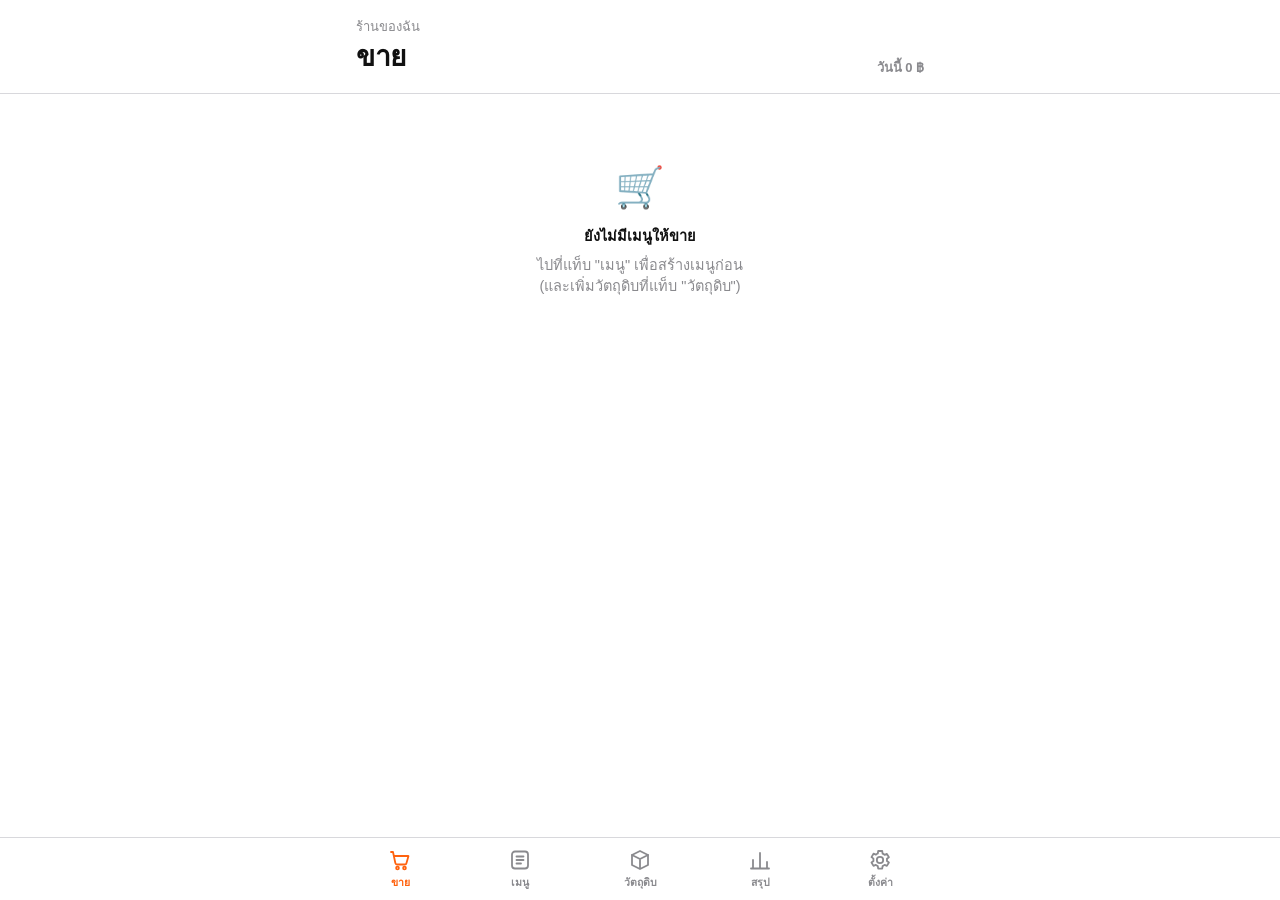
<file: index.html>
<!DOCTYPE html>
<html lang="th">
<head>
  <meta charset="UTF-8">
  <meta name="viewport" content="width=device-width, initial-scale=1, viewport-fit=cover">
  <meta name="theme-color" content="#FF620E">
  <link rel="manifest" href="./manifest.json">
  <link rel="icon" type="image/png" sizes="32x32" href="./icons/favicon-32.png">
  <link rel="apple-touch-icon" href="./icons/apple-touch-icon.png">
  <meta name="apple-mobile-web-app-capable" content="yes">
  <meta name="mobile-web-app-capable" content="yes">
  <meta name="apple-mobile-web-app-status-bar-style" content="default">
  <meta name="apple-mobile-web-app-title" content="ร้านค้า">
  <title>ขาย · ร้านของฉัน</title>
  <link rel="stylesheet" href="./css/base.css">
  <link rel="stylesheet" href="./css/components.css">
</head>
<body data-page="pos">

  <header class="app-header">
    <div class="container">
      <div>
        <div class="sub" id="shopName">ร้านของฉัน</div>
        <h1>ขาย</h1>
      </div>
      <div class="small muted bold" id="todayTotal"></div>
    </div>
  </header>

  <main class="container">
    <div id="posGrid"></div>
  </main>

  <!-- แถบตะกร้า -->
  <button class="cart-bar" id="cartBar">
    <span><span id="cartCount">0</span> รายการ — แตะเพื่อดูตะกร้า</span>
    <span class="total" id="cartTotal">0 ฿</span>
  </button>

  <!-- Sheet: ตะกร้า -->
  <div class="modal-backdrop" id="cartSheetBackdrop"></div>
  <div class="sheet" id="cartSheet">
    <div class="grabber"></div>
    <h2>ตะกร้า</h2>
    <div id="cartLines"></div>
    <div class="cost-box mt-16">
      <div class="spread"><span class="bold">รวมทั้งหมด</span><span class="bold orange" style="font-size:20px" id="sheetTotal">0 ฿</span></div>
    </div>
    <button class="btn btn-primary btn-block" id="btnConfirm">ยืนยันการขาย</button>
    <button class="btn btn-secondary btn-block mt-8" id="btnClear">ล้างตะกร้า</button>
  </div>

  <script src="./js/store.js"></script>
  <script src="./js/calc.js"></script>
  <script src="./js/nav.js"></script>
  <script src="./js/pos.js"></script>
  <script src="./js/pwa.js"></script>
</body>
</html>
</file>
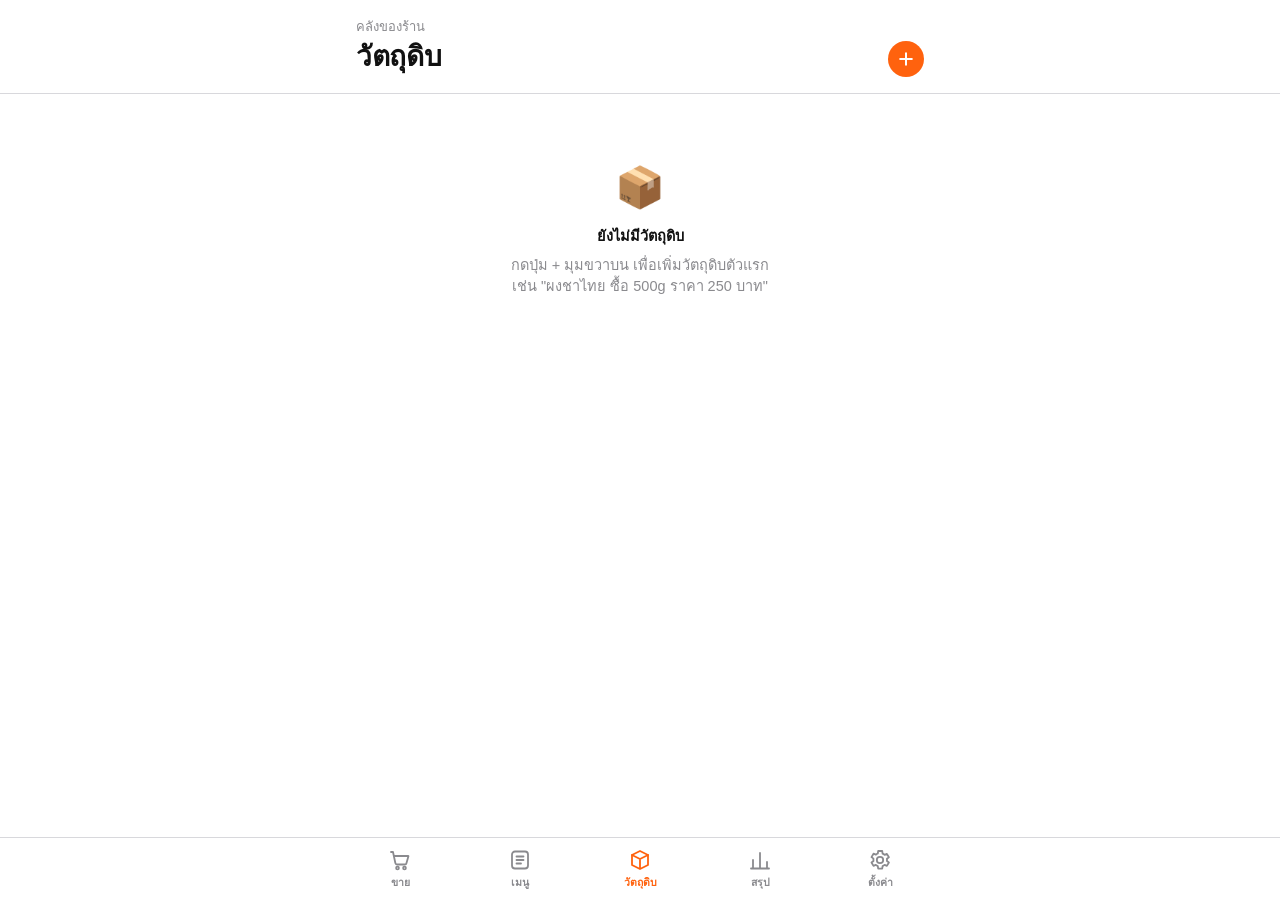
<file: ingredients.html>
<!DOCTYPE html>
<html lang="th">
<head>
  <meta charset="UTF-8">
  <meta name="viewport" content="width=device-width, initial-scale=1, viewport-fit=cover">
  <meta name="theme-color" content="#FF620E">
  <link rel="manifest" href="./manifest.json">
  <link rel="icon" type="image/png" sizes="32x32" href="./icons/favicon-32.png">
  <link rel="apple-touch-icon" href="./icons/apple-touch-icon.png">
  <meta name="apple-mobile-web-app-capable" content="yes">
  <meta name="mobile-web-app-capable" content="yes">
  <meta name="apple-mobile-web-app-status-bar-style" content="default">
  <meta name="apple-mobile-web-app-title" content="ร้านค้า">
  <title>วัตถุดิบ · ร้านของฉัน</title>
  <link rel="stylesheet" href="./css/base.css">
  <link rel="stylesheet" href="./css/components.css">
</head>
<body data-page="ing">

  <header class="app-header">
    <div class="container">
      <div>
        <div class="sub">คลังของร้าน</div>
        <h1>วัตถุดิบ</h1>
      </div>
      <button class="add-btn" id="btnAdd" aria-label="เพิ่มวัตถุดิบ">
        <svg viewBox="0 0 24 24" fill="none" stroke="currentColor" stroke-width="2.4" stroke-linecap="round"><path d="M12 5v14M5 12h14"/></svg>
      </button>
    </div>
  </header>

  <main class="container">
    <div id="ingList"></div>
  </main>

  <!-- Sheet: เพิ่ม/แก้ไขวัตถุดิบ -->
  <div class="modal-backdrop" id="ingSheetBackdrop"></div>
  <div class="sheet" id="ingSheet">
    <div class="grabber"></div>
    <h2 id="ingSheetTitle">เพิ่มวัตถุดิบ</h2>

    <div class="field">
      <label>ชื่อวัตถุดิบ</label>
      <input type="text" id="fName" placeholder="เช่น ผงชาไทย, นมข้นหวาน, แก้ว 16oz">
    </div>
    <div class="field">
      <label>หน่วยนับ</label>
      <input type="text" id="fUnit" placeholder="เช่น g, ml, ชิ้น, ฟอง" list="unitList">
      <datalist id="unitList">
        <option value="g"><option value="kg"><option value="ml"><option value="ลิตร">
        <option value="ชิ้น"><option value="ฟอง"><option value="ใบ"><option value="ถุง">
      </datalist>
    </div>

    <div class="field">
      <label>จุดเตือนใกล้หมด <span class="muted">(ไม่บังคับ)</span></label>
      <input type="number" id="fLow" inputmode="decimal" placeholder="เช่น 100 — เหลือต่ำกว่านี้จะเตือน">
    </div>

    <div id="buyBlock">
      <div class="field-row">
        <div class="field">
          <label>ซื้อมาจำนวน</label>
          <input type="number" id="fQty" inputmode="decimal" placeholder="1000">
        </div>
        <div class="field">
          <label>ราคาที่ซื้อ (บาท)</label>
          <input type="number" id="fPrice" inputmode="decimal" placeholder="45">
        </div>
      </div>
      <div class="cost-box" id="costPreview" style="display:none">
        <div class="spread"><span>ต้นทุนต่อหน่วย</span><span class="bold orange" id="cpuText">—</span></div>
      </div>
    </div>

    <div id="editBlock" style="display:none">
      <div class="field-row">
        <div class="field">
          <label>ต้นทุนต่อหน่วย (บาท)</label>
          <input type="number" id="fCpu" inputmode="decimal" step="any">
        </div>
        <div class="field">
          <label>ปรับยอดคงเหลือ</label>
          <input type="number" id="fStock" inputmode="decimal" step="any">
        </div>
      </div>
      <p class="hint small muted">ปรับยอดคงเหลือใช้กรณีนับสต็อกจริงแล้วไม่ตรงกับในแอพ</p>
    </div>

    <button class="btn btn-primary btn-block mt-16" id="btnSave">บันทึก</button>
    <button class="btn btn-danger btn-block mt-8" id="btnDelete" style="display:none">ลบวัตถุดิบนี้</button>
    <button class="btn btn-secondary btn-block mt-8" id="btnCancel">ยกเลิก</button>
  </div>

  <!-- Sheet: ซื้อเพิ่ม -->
  <div class="modal-backdrop" id="buySheetBackdrop"></div>
  <div class="sheet" id="buySheet">
    <div class="grabber"></div>
    <h2 id="buyTitle">ซื้อเพิ่ม</h2>
    <div class="field-row">
      <div class="field">
        <label>จำนวนที่ซื้อ <span id="buyUnit" class="muted"></span></label>
        <input type="number" id="bQty" inputmode="decimal" placeholder="1000">
      </div>
      <div class="field">
        <label>ราคาที่จ่าย (บาท)</label>
        <input type="number" id="bPrice" inputmode="decimal" placeholder="45">
      </div>
    </div>
    <div class="cost-box">
      <div class="spread"><span>ต้นทุนต่อหน่วยใหม่</span><span class="bold orange" id="bCpu">—</span></div>
      <div class="spread small muted"><span>ระบบจะอัพเดทต้นทุนตามราคาซื้อล่าสุด และบวกเข้าสต็อก</span></div>
    </div>
    <button class="btn btn-primary btn-block" id="btnBuySave">บันทึกการซื้อ</button>
    <button class="btn btn-secondary btn-block mt-8" id="btnBuyCancel">ยกเลิก</button>
  </div>

  <script src="./js/store.js"></script>
  <script src="./js/calc.js"></script>
  <script src="./js/nav.js"></script>
  <script src="./js/ingredients.js"></script>
  <script src="./js/pwa.js"></script>
</body>
</html>
</file>
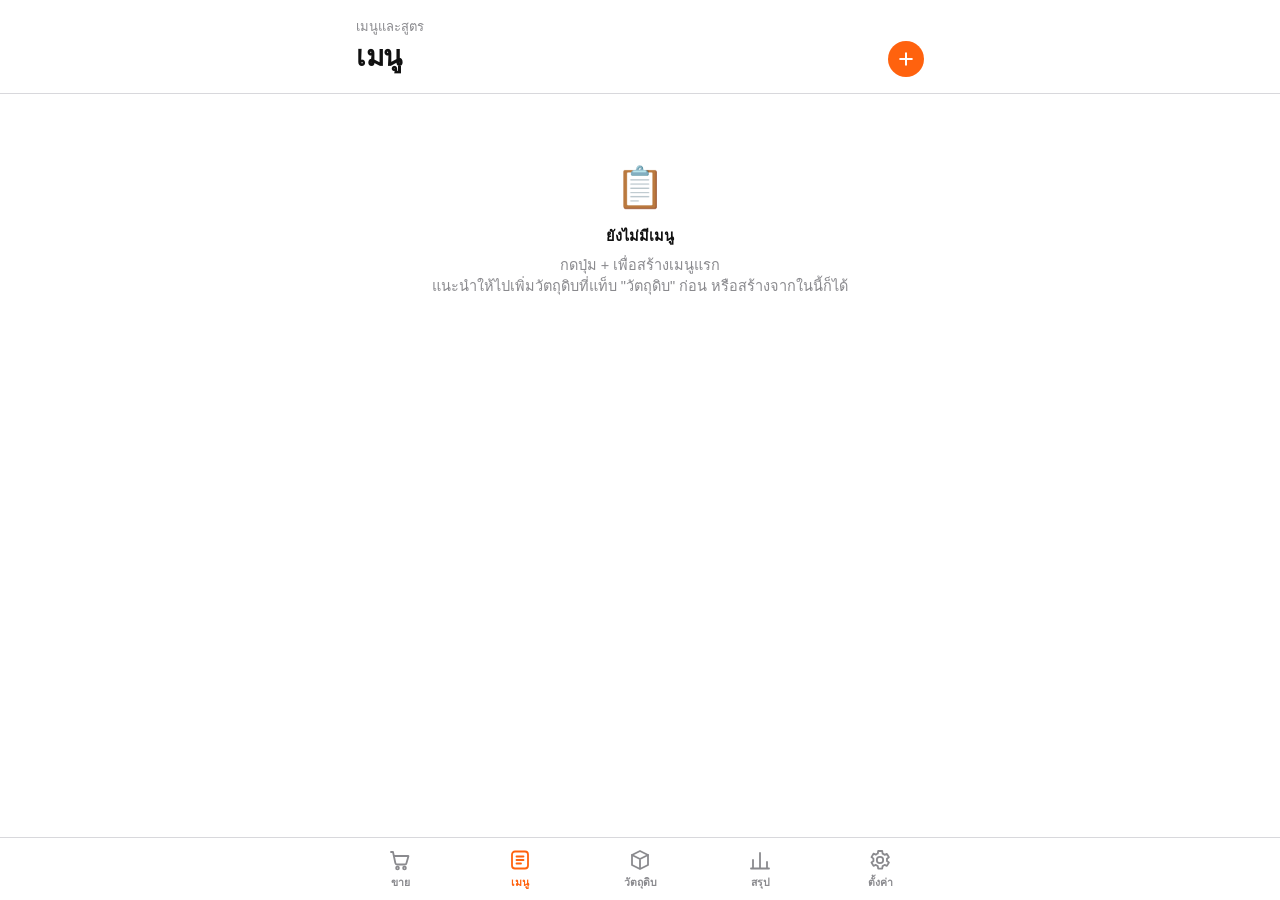
<file: menu.html>
<!DOCTYPE html>
<html lang="th">
<head>
  <meta charset="UTF-8">
  <meta name="viewport" content="width=device-width, initial-scale=1, viewport-fit=cover">
  <meta name="theme-color" content="#FF620E">
  <link rel="manifest" href="./manifest.json">
  <link rel="icon" type="image/png" sizes="32x32" href="./icons/favicon-32.png">
  <link rel="apple-touch-icon" href="./icons/apple-touch-icon.png">
  <meta name="apple-mobile-web-app-capable" content="yes">
  <meta name="mobile-web-app-capable" content="yes">
  <meta name="apple-mobile-web-app-status-bar-style" content="default">
  <meta name="apple-mobile-web-app-title" content="ร้านค้า">
  <title>เมนู · ร้านของฉัน</title>
  <link rel="stylesheet" href="./css/base.css">
  <link rel="stylesheet" href="./css/components.css">
</head>
<body data-page="menu">

  <header class="app-header">
    <div class="container">
      <div>
        <div class="sub">เมนูและสูตร</div>
        <h1>เมนู</h1>
      </div>
      <button class="add-btn" id="btnAdd" aria-label="เพิ่มเมนู">
        <svg viewBox="0 0 24 24" fill="none" stroke="currentColor" stroke-width="2.4" stroke-linecap="round"><path d="M12 5v14M5 12h14"/></svg>
      </button>
    </div>
  </header>

  <main class="container">
    <div id="menuList"></div>
  </main>

  <!-- Sheet: เพิ่ม/แก้ไขเมนู -->
  <div class="modal-backdrop" id="menuSheetBackdrop"></div>
  <div class="sheet" id="menuSheet">
    <div class="grabber"></div>
    <h2 id="menuSheetTitle">เพิ่มเมนู</h2>

    <div class="field">
      <label>ชื่อเมนู</label>
      <input type="text" id="mName" placeholder="เช่น ชาไทยเย็น">
    </div>
    <div class="field">
      <label>ราคาขาย (บาท)</label>
      <input type="number" id="mPrice" inputmode="decimal" placeholder="35">
    </div>

    <div class="field">
      <label>วิธีคิดต้นทุน</label>
      <div class="seg" id="modeSeg">
        <button data-mode="recipe" class="active">ผูกสูตรวัตถุดิบ</button>
        <button data-mode="manual">กรอกต้นทุนเอง</button>
      </div>
    </div>

    <!-- โหมดผูกสูตร -->
    <div id="recipeBlock">
      <label class="small bold" style="color:var(--gray-700)">สูตรต่อ 1 หน่วยขาย</label>
      <div id="recipeRows" class="mt-8"></div>
      <div class="row mt-8">
        <button class="btn btn-secondary btn-sm" id="btnAddRow">+ เพิ่มวัตถุดิบในสูตร</button>
        <button class="btn btn-secondary btn-sm orange" id="btnNewIng">+ สร้างวัตถุดิบใหม่</button>
      </div>
    </div>

    <!-- โหมดกรอกเอง -->
    <div id="manualBlock" style="display:none">
      <div class="field">
        <label>ต้นทุนประมาณต่อหน่วย (บาท)</label>
        <input type="number" id="mManualCost" inputmode="decimal" placeholder="12">
        <p class="hint">โหมดนี้ระบบจะบันทึกกำไรแบบประมาณการ และจะไม่ตัดสต็อกวัตถุดิบ</p>
      </div>
    </div>

    <div class="cost-box">
      <div class="spread"><span>ต้นทุน</span><span class="bold" id="pvCost">0 ฿</span></div>
      <div class="spread"><span>กำไรต่อหน่วย</span><span class="bold orange" id="pvProfit">0 ฿</span></div>
      <div class="spread"><span>Margin</span><span class="bold" id="pvMargin">0%</span></div>
    </div>

    <button class="btn btn-primary btn-block" id="btnSave">บันทึกเมนู</button>
    <button class="btn btn-danger btn-block mt-8" id="btnDelete" style="display:none">ลบเมนูนี้</button>
    <button class="btn btn-secondary btn-block mt-8" id="btnCancel">ยกเลิก</button>
  </div>

  <!-- Sheet: สร้างวัตถุดิบใหม่จากหน้าเมนู -->
  <div class="modal-backdrop" id="quickIngBackdrop"></div>
  <div class="sheet" id="quickIng" style="z-index:120">
    <div class="grabber"></div>
    <h2>วัตถุดิบใหม่</h2>
    <div class="field"><label>ชื่อวัตถุดิบ</label><input type="text" id="qName" placeholder="เช่น ไข่มุก"></div>
    <div class="field"><label>หน่วยนับ</label><input type="text" id="qUnit" placeholder="เช่น g, ml, ชิ้น"></div>
    <div class="field-row">
      <div class="field"><label>ซื้อมาจำนวน</label><input type="number" id="qQty" inputmode="decimal" placeholder="1000"></div>
      <div class="field"><label>ราคาที่ซื้อ (บาท)</label><input type="number" id="qPrice" inputmode="decimal" placeholder="80"></div>
    </div>
    <button class="btn btn-primary btn-block" id="btnQuickSave">เพิ่มและใช้ในสูตรเลย</button>
    <button class="btn btn-secondary btn-block mt-8" id="btnQuickCancel">ยกเลิก</button>
  </div>

  <script src="./js/store.js"></script>
  <script src="./js/calc.js"></script>
  <script src="./js/nav.js"></script>
  <script src="./js/menu.js"></script>
  <script src="./js/pwa.js"></script>
</body>
</html>
</file>
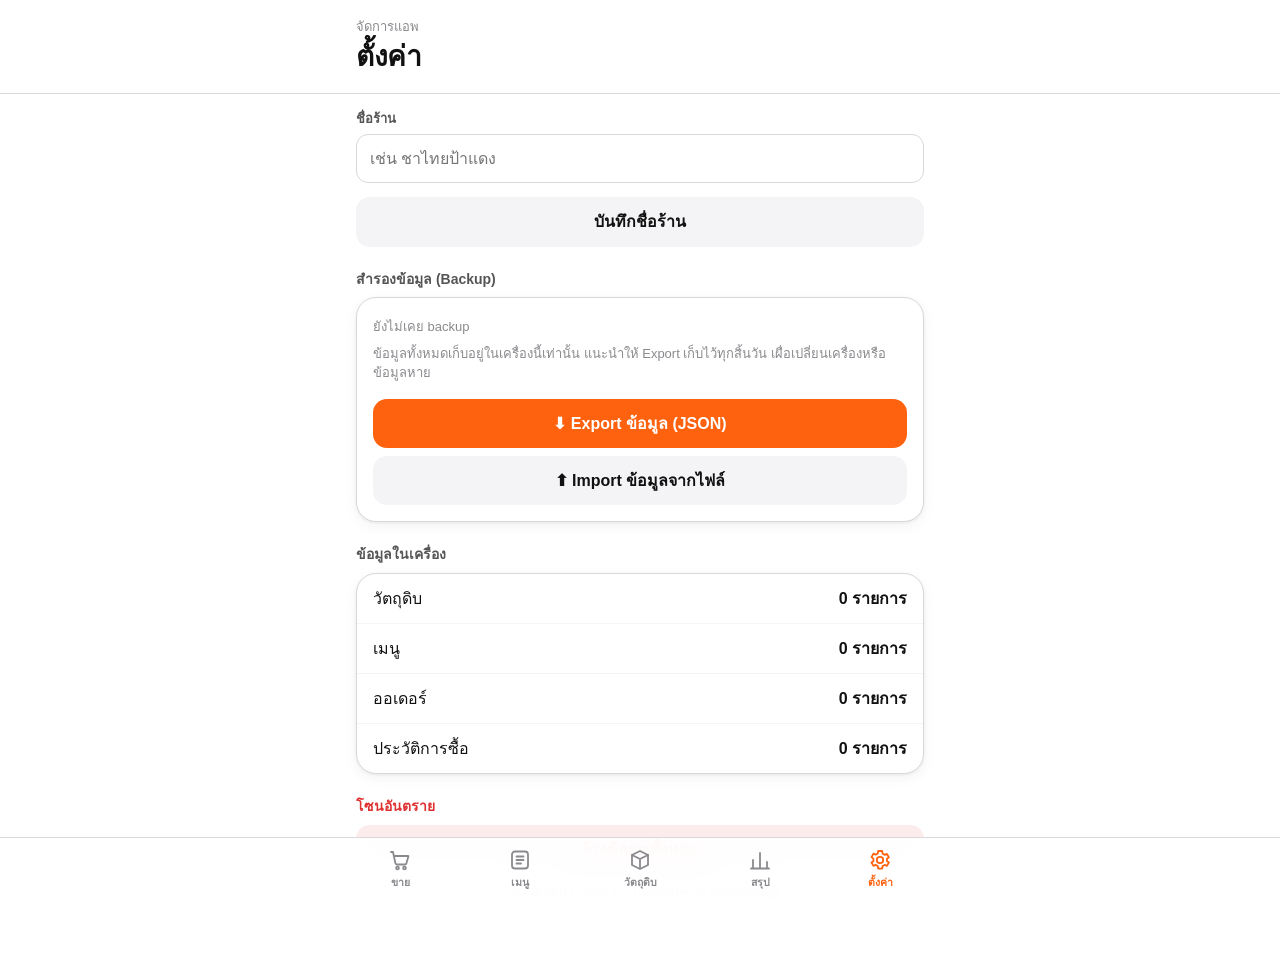
<file: settings.html>
<!DOCTYPE html>
<html lang="th">
<head>
  <meta charset="UTF-8">
  <meta name="viewport" content="width=device-width, initial-scale=1, viewport-fit=cover">
  <meta name="theme-color" content="#FF620E">
  <link rel="manifest" href="./manifest.json">
  <link rel="icon" type="image/png" sizes="32x32" href="./icons/favicon-32.png">
  <link rel="apple-touch-icon" href="./icons/apple-touch-icon.png">
  <meta name="apple-mobile-web-app-capable" content="yes">
  <meta name="mobile-web-app-capable" content="yes">
  <meta name="apple-mobile-web-app-status-bar-style" content="default">
  <meta name="apple-mobile-web-app-title" content="ร้านค้า">
  <title>ตั้งค่า · ร้านของฉัน</title>
  <link rel="stylesheet" href="./css/base.css">
  <link rel="stylesheet" href="./css/components.css">
</head>
<body data-page="set">

  <header class="app-header">
    <div class="container">
      <div>
        <div class="sub">จัดการแอพ</div>
        <h1>ตั้งค่า</h1>
      </div>
    </div>
  </header>

  <main class="container">
    <div class="field">
      <label>ชื่อร้าน</label>
      <input type="text" id="fShopName" placeholder="เช่น ชาไทยป้าแดง">
    </div>
    <button class="btn btn-secondary btn-block" id="btnSaveName">บันทึกชื่อร้าน</button>

    <div class="section-title">สำรองข้อมูล (Backup)</div>
    <div class="card">
      <div id="backupStatus" style="margin-bottom:8px"></div>
      <p class="small muted">ข้อมูลทั้งหมดเก็บอยู่ในเครื่องนี้เท่านั้น แนะนำให้ Export เก็บไว้ทุกสิ้นวัน เผื่อเปลี่ยนเครื่องหรือข้อมูลหาย</p>
      <button class="btn btn-primary btn-block mt-16" id="btnExport">⬇ Export ข้อมูล (JSON)</button>
      <button class="btn btn-secondary btn-block mt-8" id="btnImport">⬆ Import ข้อมูลจากไฟล์</button>
      <input type="file" id="fileInput" accept="application/json,.json" style="display:none">
    </div>

    <div class="section-title">ข้อมูลในเครื่อง</div>
    <div class="list" id="dataInfo"></div>

    <div class="section-title" style="color:var(--red)">โซนอันตราย</div>
    <button class="btn btn-danger btn-block" id="btnClearAll">ล้างข้อมูลทั้งหมด</button>
    <p class="small muted mt-8" style="text-align:center">แอพเวอร์ชัน Phase 1 · เก็บข้อมูลด้วย localStorage</p>
  </main>

  <script src="./js/store.js"></script>
  <script src="./js/calc.js"></script>
  <script src="./js/nav.js"></script>
  <script src="./js/settings.js"></script>
  <script src="./js/pwa.js"></script>
</body>
</html>
</file>
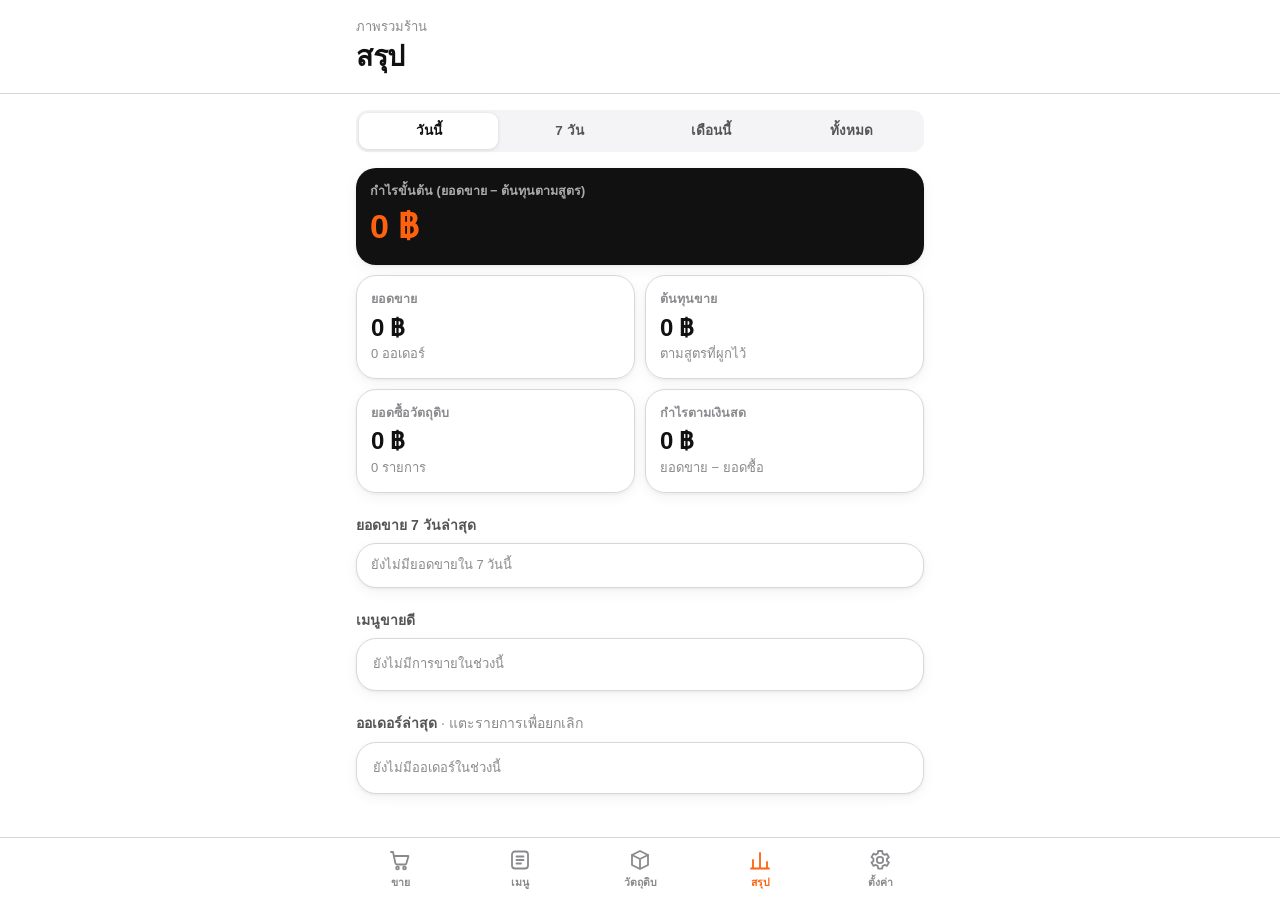
<file: summary.html>
<!DOCTYPE html>
<html lang="th">
<head>
  <meta charset="UTF-8">
  <meta name="viewport" content="width=device-width, initial-scale=1, viewport-fit=cover">
  <meta name="theme-color" content="#FF620E">
  <link rel="manifest" href="./manifest.json">
  <link rel="icon" type="image/png" sizes="32x32" href="./icons/favicon-32.png">
  <link rel="apple-touch-icon" href="./icons/apple-touch-icon.png">
  <meta name="apple-mobile-web-app-capable" content="yes">
  <meta name="mobile-web-app-capable" content="yes">
  <meta name="apple-mobile-web-app-status-bar-style" content="default">
  <meta name="apple-mobile-web-app-title" content="ร้านค้า">
  <title>สรุป · ร้านของฉัน</title>
  <link rel="stylesheet" href="./css/base.css">
  <link rel="stylesheet" href="./css/components.css">
</head>
<body data-page="sum">

  <header class="app-header">
    <div class="container">
      <div>
        <div class="sub">ภาพรวมร้าน</div>
        <h1>สรุป</h1>
      </div>
    </div>
  </header>

  <main class="container">
    <div class="seg" id="rangeSeg">
      <button data-r="today" class="active">วันนี้</button>
      <button data-r="d7">7 วัน</button>
      <button data-r="month">เดือนนี้</button>
      <button data-r="all">ทั้งหมด</button>
    </div>

    <div class="stat-grid mt-16" id="stats"></div>

    <div class="section-title">ยอดขาย 7 วันล่าสุด</div>
    <div class="card" id="chart7d" style="padding:12px 14px"></div>

    <div class="section-title">เมนูขายดี</div>
    <div id="topMenus"></div>

    <div class="section-title">ออเดอร์ล่าสุด <span class="muted" style="font-weight:500">· แตะรายการเพื่อยกเลิก</span></div>
    <div id="recentOrders"></div>
  </main>

  <script src="./js/store.js"></script>
  <script src="./js/calc.js"></script>
  <script src="./js/nav.js"></script>
  <script src="./js/summary.js"></script>
  <script src="./js/pwa.js"></script>
</body>
</html>
</file>
<file: css/base.css>
/* ============ Design Tokens ============ */
:root {
  --orange: #FF620E;
  --orange-dark: #E05208;
  --orange-soft: #FFF1E9;
  --black: #111111;
  --gray-700: #555555;
  --gray-500: #8A8A8E;
  --gray-300: #D8D8DC;
  --gray-100: #F4F4F6;
  --white: #FFFFFF;
  --green: #1FA84A;
  --red: #E03131;
  --radius: 14px;
  --radius-lg: 20px;
  --nav-h: 62px;
  --shadow: 0 1px 3px rgba(0,0,0,.06), 0 4px 14px rgba(0,0,0,.05);
}

/* ============ Reset ============ */
* { margin: 0; padding: 0; box-sizing: border-box; -webkit-tap-highlight-color: transparent; }
html { -webkit-text-size-adjust: 100%; }
body {
  font-family: -apple-system, BlinkMacSystemFont, "SF Pro Text", "Noto Sans Thai", "Segoe UI", sans-serif;
  background: var(--white);
  color: var(--black);
  font-size: 16px;
  line-height: 1.45;
  padding-bottom: calc(var(--nav-h) + env(safe-area-inset-bottom, 0px) + 12px);
  -webkit-font-smoothing: antialiased;
}
button { font: inherit; border: none; background: none; cursor: pointer; color: inherit; }
input, select, textarea { font: inherit; color: inherit; }
ul { list-style: none; }

/* ============ Layout ============ */
.container { max-width: 600px; margin: 0 auto; padding: 0 16px; }

.app-header {
  padding: calc(env(safe-area-inset-top, 0px) + 18px) 0 8px;
  position: sticky; top: 0; z-index: 20;
  background: rgba(255,255,255,.92);
  -webkit-backdrop-filter: blur(12px); backdrop-filter: blur(12px);
  border-bottom: 0.5px solid var(--gray-300);
}
.app-header .container { display: flex; align-items: flex-end; justify-content: space-between; padding-bottom: 8px; }
.app-header h1 { font-size: 28px; font-weight: 800; letter-spacing: -0.3px; }
.app-header .sub { font-size: 13px; color: var(--gray-500); font-weight: 500; }

main.container { padding-top: 16px; }

/* ============ Bottom Nav ============ */
.bottom-nav {
  position: fixed; left: 0; right: 0; bottom: 0; z-index: 50;
  background: rgba(255,255,255,.94);
  -webkit-backdrop-filter: blur(14px); backdrop-filter: blur(14px);
  border-top: 0.5px solid var(--gray-300);
  padding-bottom: env(safe-area-inset-bottom, 0px);
}
.bottom-nav .tabs {
  max-width: 600px; margin: 0 auto;
  display: grid; grid-template-columns: repeat(5, 1fr);
  height: var(--nav-h);
}
.bottom-nav a {
  display: flex; flex-direction: column; align-items: center; justify-content: center;
  gap: 3px; text-decoration: none; color: var(--gray-500);
  font-size: 10.5px; font-weight: 600;
}
.bottom-nav a svg { width: 24px; height: 24px; }
.bottom-nav a.active { color: var(--orange); }
.bottom-nav a:active { opacity: .6; }
.bottom-nav a { position: relative; }
.bottom-nav a .dot {
  position: absolute; top: 8px; right: calc(50% - 16px);
  width: 8px; height: 8px; border-radius: 50%;
  background: var(--red); display: none;
}
.bottom-nav a .dot.show { display: block; }

/* ============ Utility ============ */
.muted { color: var(--gray-500); }
.small { font-size: 13px; }
.bold { font-weight: 700; }
.orange { color: var(--orange); }
.green { color: var(--green); }
.red { color: var(--red); }
.mt-8 { margin-top: 8px; } .mt-16 { margin-top: 16px; } .mt-24 { margin-top: 24px; }
.row { display: flex; align-items: center; gap: 8px; }
.spread { display: flex; align-items: center; justify-content: space-between; gap: 8px; }
.section-title { font-size: 14px; font-weight: 700; color: var(--gray-700); margin: 22px 0 8px; text-transform: none; }

@media (prefers-reduced-motion: reduce) {
  * { animation: none !important; transition: none !important; }
}
</file>
<file: css/components.css>
/* ============ Buttons ============ */
.btn {
  display: inline-flex; align-items: center; justify-content: center; gap: 6px;
  border-radius: var(--radius); font-weight: 700; font-size: 16px;
  padding: 13px 18px; transition: transform .08s ease, opacity .12s;
  user-select: none; -webkit-user-select: none;
}
.btn:active { transform: scale(.97); opacity: .85; }
.btn-primary { background: var(--orange); color: #fff; }
.btn-secondary { background: var(--gray-100); color: var(--black); }
.btn-danger { background: #FDECEC; color: var(--red); }
.btn-block { width: 100%; }
.btn-sm { padding: 8px 12px; font-size: 14px; border-radius: 10px; }
.btn[disabled] { opacity: .4; pointer-events: none; }

/* ============ Cards & Lists ============ */
.card {
  background: var(--white); border: 0.5px solid var(--gray-300);
  border-radius: var(--radius-lg); box-shadow: var(--shadow);
  padding: 16px;
}
.list { background: var(--white); border: 0.5px solid var(--gray-300); border-radius: var(--radius-lg); overflow: hidden; box-shadow: var(--shadow); }
.list-item {
  display: flex; align-items: center; justify-content: space-between; gap: 10px;
  padding: 13px 16px; border-bottom: 0.5px solid var(--gray-100);
}
.list-item:last-child { border-bottom: none; }
.list-item:active { background: var(--gray-100); }
.list-item .title { font-weight: 600; }
.list-item .meta { font-size: 13px; color: var(--gray-500); margin-top: 1px; }

/* ============ Stat cards (summary) ============ */
.stat-grid { display: grid; grid-template-columns: 1fr 1fr; gap: 10px; }
.stat-card { border: 0.5px solid var(--gray-300); border-radius: var(--radius-lg); padding: 14px; box-shadow: var(--shadow); }
.stat-card .label { font-size: 12.5px; font-weight: 600; color: var(--gray-500); }
.stat-card .value { font-size: 24px; font-weight: 800; margin-top: 2px; letter-spacing: -0.4px; }
.stat-card.hero { grid-column: 1 / -1; background: var(--black); color: #fff; border: none; }
.stat-card.hero .label { color: rgba(255,255,255,.65); }
.stat-card.hero .value { color: var(--orange); font-size: 34px; }

/* ============ Segmented control ============ */
.seg { display: flex; background: var(--gray-100); border-radius: 12px; padding: 3px; gap: 2px; }
.seg button {
  flex: 1; padding: 8px 4px; border-radius: 9px; font-size: 13.5px; font-weight: 600;
  color: var(--gray-700);
}
.seg button.active { background: #fff; color: var(--black); box-shadow: 0 1px 4px rgba(0,0,0,.12); }

/* ============ Forms ============ */
.field { margin-bottom: 14px; }
.field label { display: block; font-size: 13px; font-weight: 600; color: var(--gray-700); margin-bottom: 5px; }
.field input, .field select {
  width: 100%; padding: 12px 13px; border-radius: 12px;
  border: 1px solid var(--gray-300); background: var(--white);
  font-size: 16px; outline: none;
}
.field input:focus, .field select:focus { border-color: var(--orange); box-shadow: 0 0 0 3px var(--orange-soft); }
.field .hint { font-size: 12.5px; color: var(--gray-500); margin-top: 4px; }
.field-row { display: flex; gap: 10px; }
.field-row .field { flex: 1; }

/* ============ Modal (iOS bottom sheet) ============ */
.modal-backdrop {
  position: fixed; inset: 0; background: rgba(0,0,0,.4); z-index: 90;
  opacity: 0; pointer-events: none; transition: opacity .2s;
}
.modal-backdrop.open { opacity: 1; pointer-events: auto; }
.sheet {
  position: fixed; left: 0; right: 0; bottom: 0; z-index: 100;
  background: var(--white); border-radius: 22px 22px 0 0;
  max-width: 600px; margin: 0 auto;
  max-height: 88vh; overflow-y: auto; -webkit-overflow-scrolling: touch;
  padding: 10px 18px calc(20px + env(safe-area-inset-bottom, 0px));
  transform: translateY(105%); transition: transform .25s cubic-bezier(.32,.72,.33,1);
}
.sheet.open { transform: translateY(0); }
.sheet .grabber { width: 38px; height: 5px; border-radius: 3px; background: var(--gray-300); margin: 4px auto 14px; }
.sheet h2 { font-size: 20px; font-weight: 800; margin-bottom: 16px; }

/* ============ Recipe rows ============ */
.recipe-row { display: flex; gap: 8px; align-items: center; margin-bottom: 8px; }
.recipe-row select { flex: 1.6; min-width: 0; }
.recipe-row input { flex: 1; min-width: 0; }
.recipe-row select, .recipe-row input { padding: 10px 10px; border-radius: 10px; border: 1px solid var(--gray-300); font-size: 15px; }
.recipe-row .unit { font-size: 13px; color: var(--gray-500); min-width: 28px; }
.recipe-row .rm { color: var(--red); font-size: 20px; padding: 4px 6px; line-height: 1; }

/* ============ Cost preview box ============ */
.cost-box { background: var(--orange-soft); border-radius: var(--radius); padding: 12px 14px; margin: 14px 0; }
.cost-box .spread { font-size: 14.5px; padding: 2px 0; }

/* ============ POS grid ============ */
.pos-grid { display: grid; grid-template-columns: repeat(auto-fill, minmax(150px, 1fr)); gap: 10px; }
.pos-tile {
  position: relative; text-align: left;
  border: 0.5px solid var(--gray-300); border-radius: var(--radius-lg);
  padding: 14px; min-height: 96px; box-shadow: var(--shadow);
  display: flex; flex-direction: column; justify-content: space-between;
  transition: transform .08s;
}
.pos-tile:active { transform: scale(.96); }
.pos-tile .name { font-weight: 700; font-size: 15.5px; line-height: 1.3; }
.pos-tile .price { color: var(--orange); font-weight: 800; font-size: 17px; margin-top: 8px; }
.pos-tile .qty-badge {
  position: absolute; top: -7px; right: -7px;
  min-width: 26px; height: 26px; border-radius: 13px;
  background: var(--orange); color: #fff; font-weight: 800; font-size: 14px;
  display: flex; align-items: center; justify-content: center; padding: 0 7px;
  box-shadow: 0 2px 6px rgba(255,98,14,.45);
}

/* ============ Cart bar ============ */
body[data-page="pos"] main { padding-bottom: 88px; } /* เผื่อที่ให้ cart-bar ไม่บังเมนูแถวล่าง */
.cart-bar {
  position: fixed; left: 12px; right: 12px;
  bottom: calc(var(--nav-h) + env(safe-area-inset-bottom, 0px) + 10px);
  z-index: 60; max-width: 576px; margin: 0 auto;
  background: var(--black); color: #fff; border-radius: 18px;
  display: flex; align-items: center; justify-content: space-between;
  padding: 13px 16px; box-shadow: 0 8px 24px rgba(0,0,0,.25);
  transform: translateY(calc(100% + var(--nav-h) + env(safe-area-inset-bottom, 0px) + 20px));
  opacity: 0; pointer-events: none;
  transition: transform .25s cubic-bezier(.32,.72,.33,1), opacity .2s;
}
.cart-bar.show { transform: translateY(0); opacity: 1; pointer-events: auto; }
.cart-bar .total { font-weight: 800; font-size: 17px; color: var(--orange); }
.cart-bar:active { opacity: .9; }

.cart-line { display: flex; align-items: center; justify-content: space-between; padding: 10px 0; border-bottom: 0.5px solid var(--gray-100); gap: 8px; }
.cart-line:last-child { border-bottom: none; }
.qty-ctrl { display: flex; align-items: center; gap: 12px; }
.qty-ctrl button {
  width: 30px; height: 30px; border-radius: 15px; background: var(--gray-100);
  font-size: 18px; font-weight: 700; display: flex; align-items: center; justify-content: center;
}
.qty-ctrl .q { min-width: 20px; text-align: center; font-weight: 700; }

/* ============ Badge / chip ============ */
.badge { display: inline-block; font-size: 11.5px; font-weight: 700; padding: 2.5px 8px; border-radius: 8px; }
.badge.warn { background: #FFF6D6; color: #9A7B00; }
.badge.low { background: #FDECEC; color: var(--red); }
.badge.ok { background: #E8F7EC; color: var(--green); }

/* ============ Toast ============ */
.toast {
  position: fixed; top: calc(env(safe-area-inset-top, 0px) + 14px);
  left: 50%; transform: translate(-50%, -150%);
  background: var(--black); color: #fff; font-size: 14.5px; font-weight: 600;
  padding: 11px 18px; border-radius: 14px; z-index: 200;
  box-shadow: 0 6px 20px rgba(0,0,0,.3); transition: transform .25s;
  max-width: 90vw; text-align: center;
}
.toast.show { transform: translate(-50%, 0); }
.toast.warn { background: var(--red); }

/* ============ Empty state ============ */
.empty { text-align: center; padding: 48px 20px; color: var(--gray-500); }
.empty .ic { font-size: 40px; margin-bottom: 10px; }
.empty p { font-size: 14.5px; }

/* ============ FAB (add button in header) ============ */
.add-btn {
  width: 36px; height: 36px; border-radius: 18px; background: var(--orange); color: #fff;
  display: flex; align-items: center; justify-content: center;
}
.add-btn svg { width: 20px; height: 20px; }
.add-btn:active { transform: scale(.92); }
</file>
